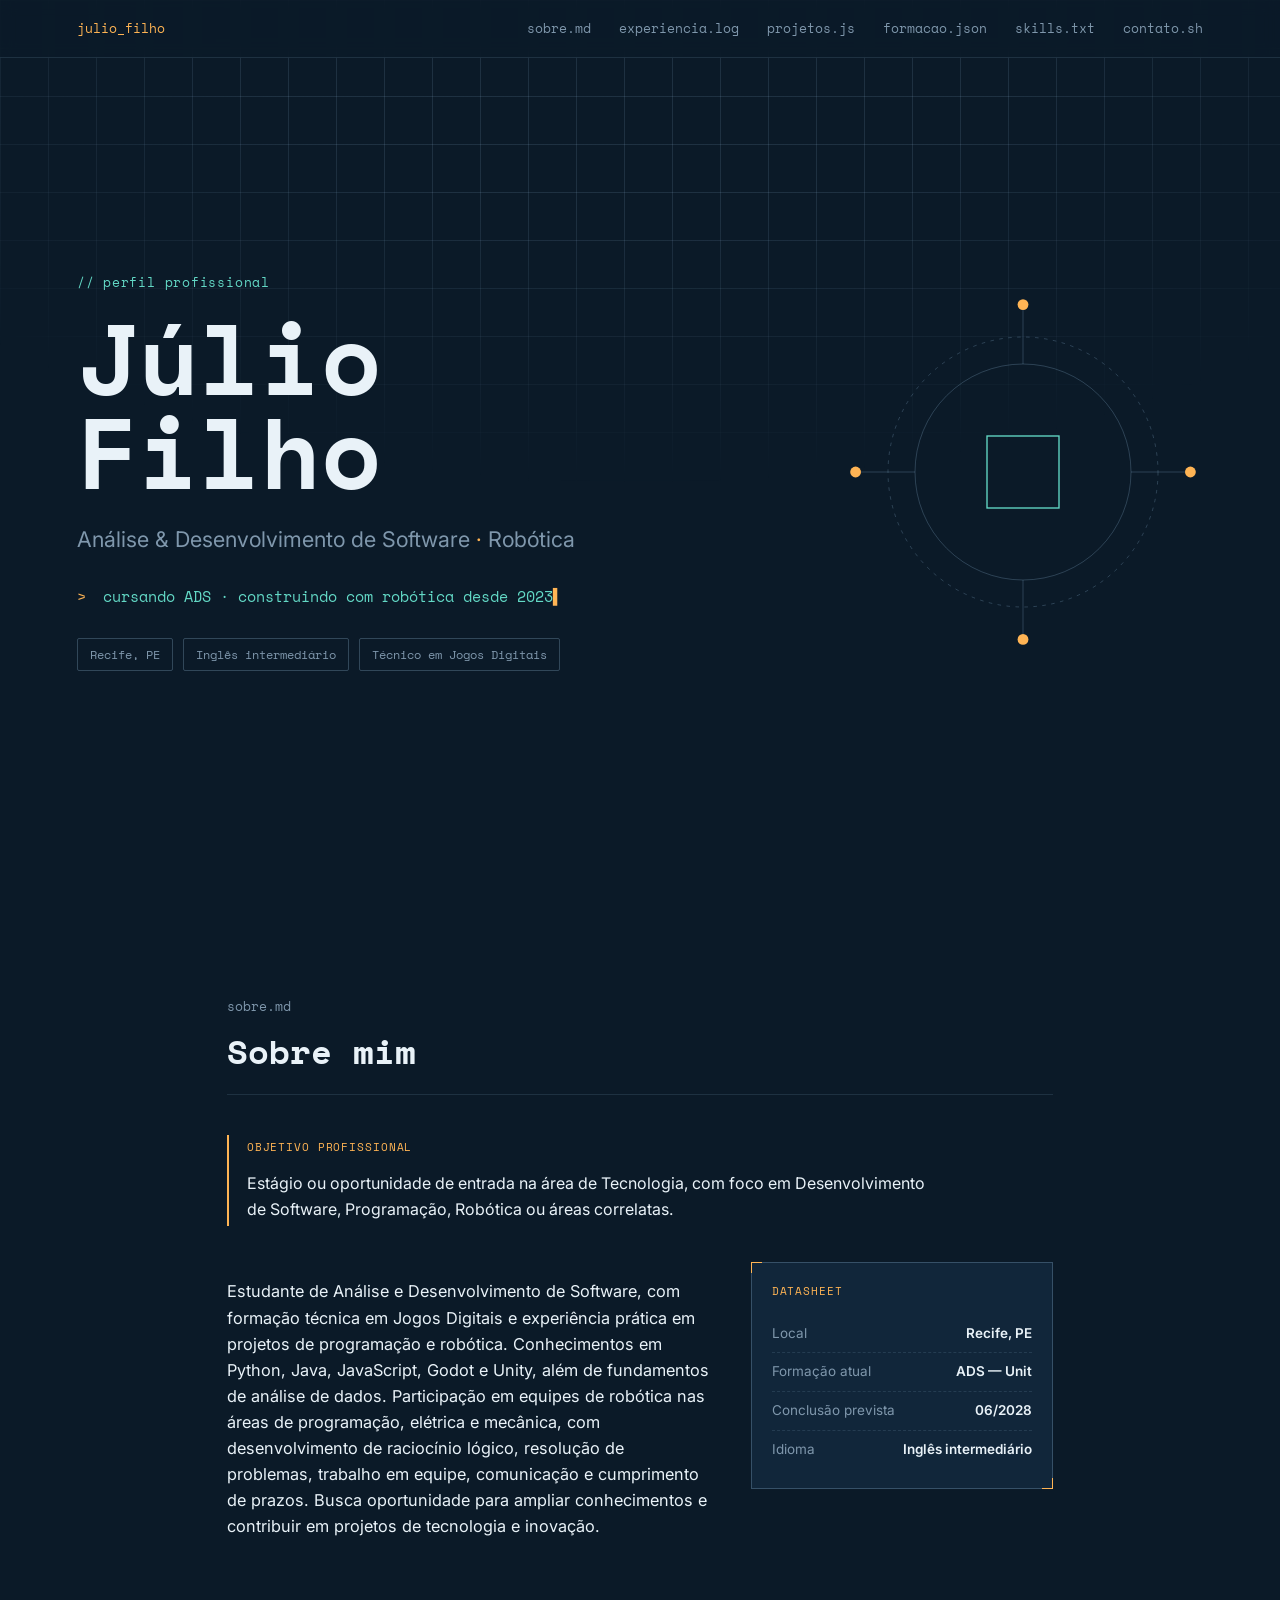
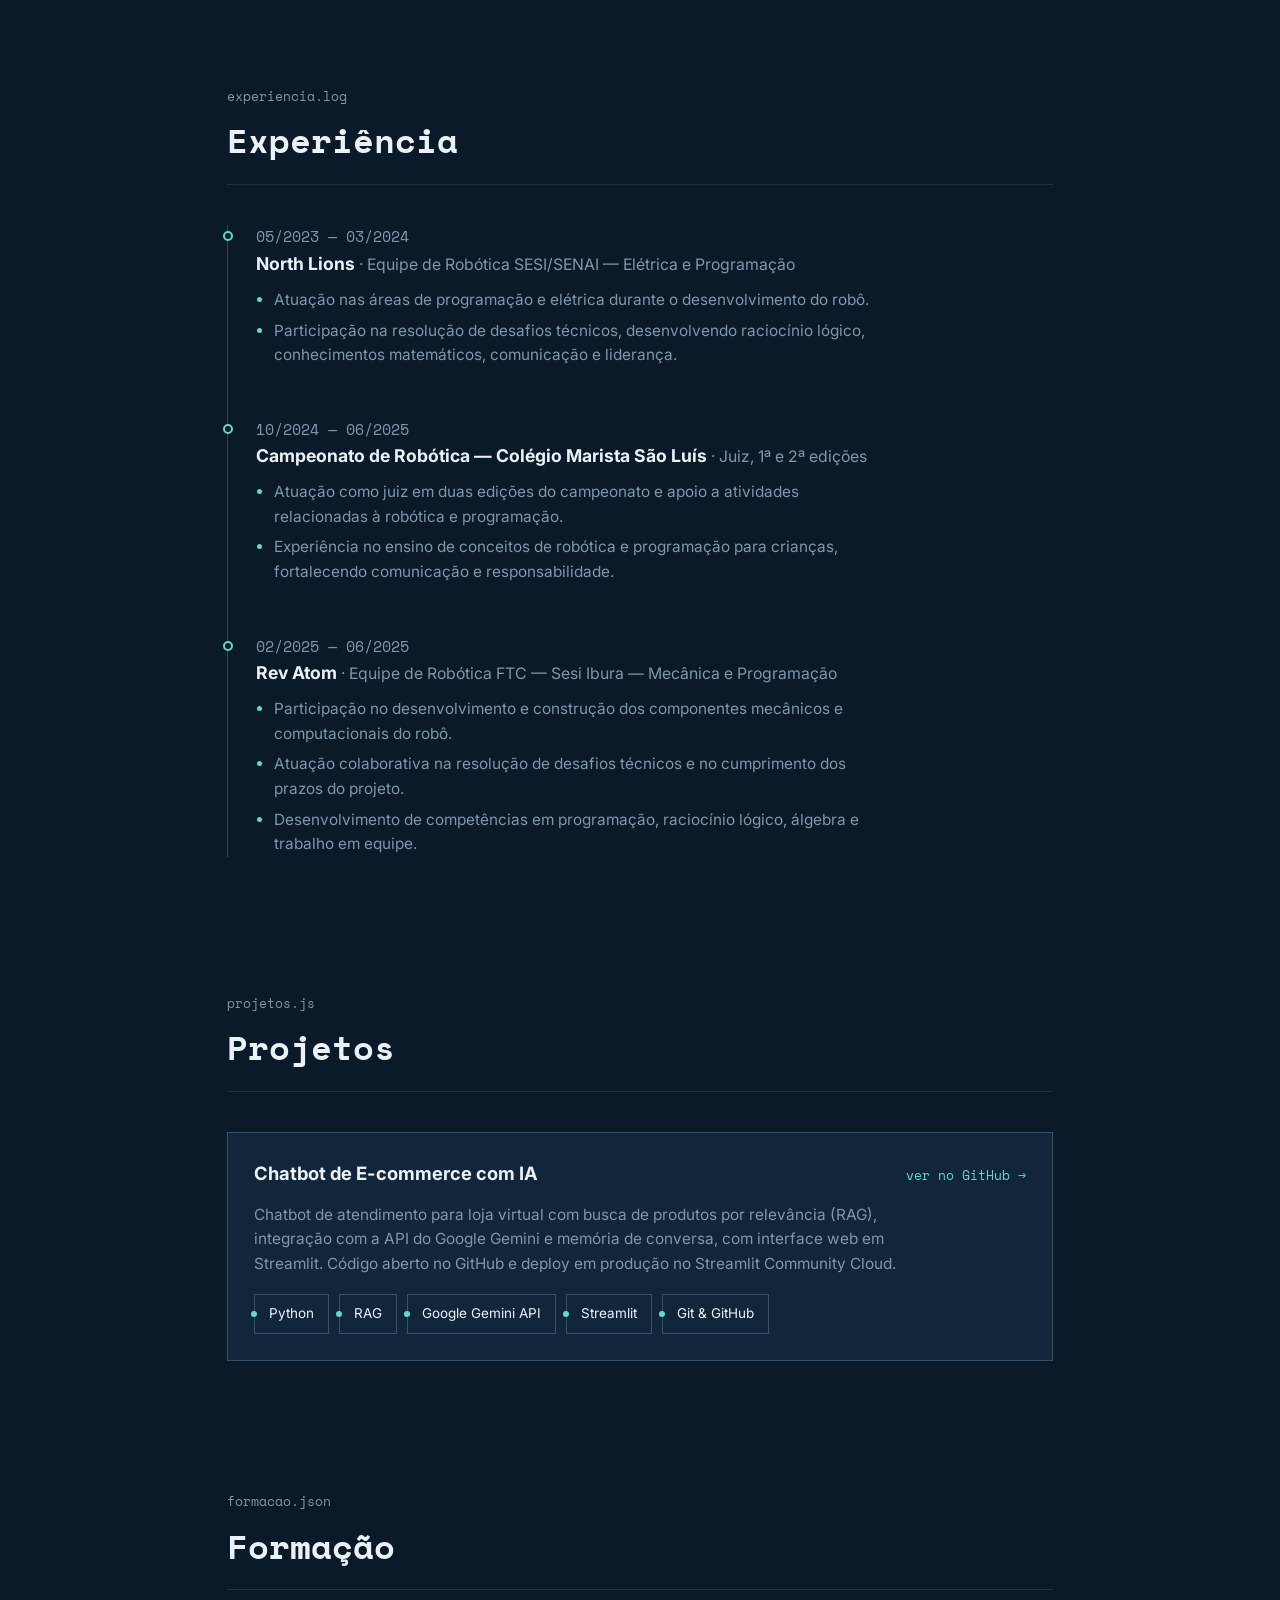
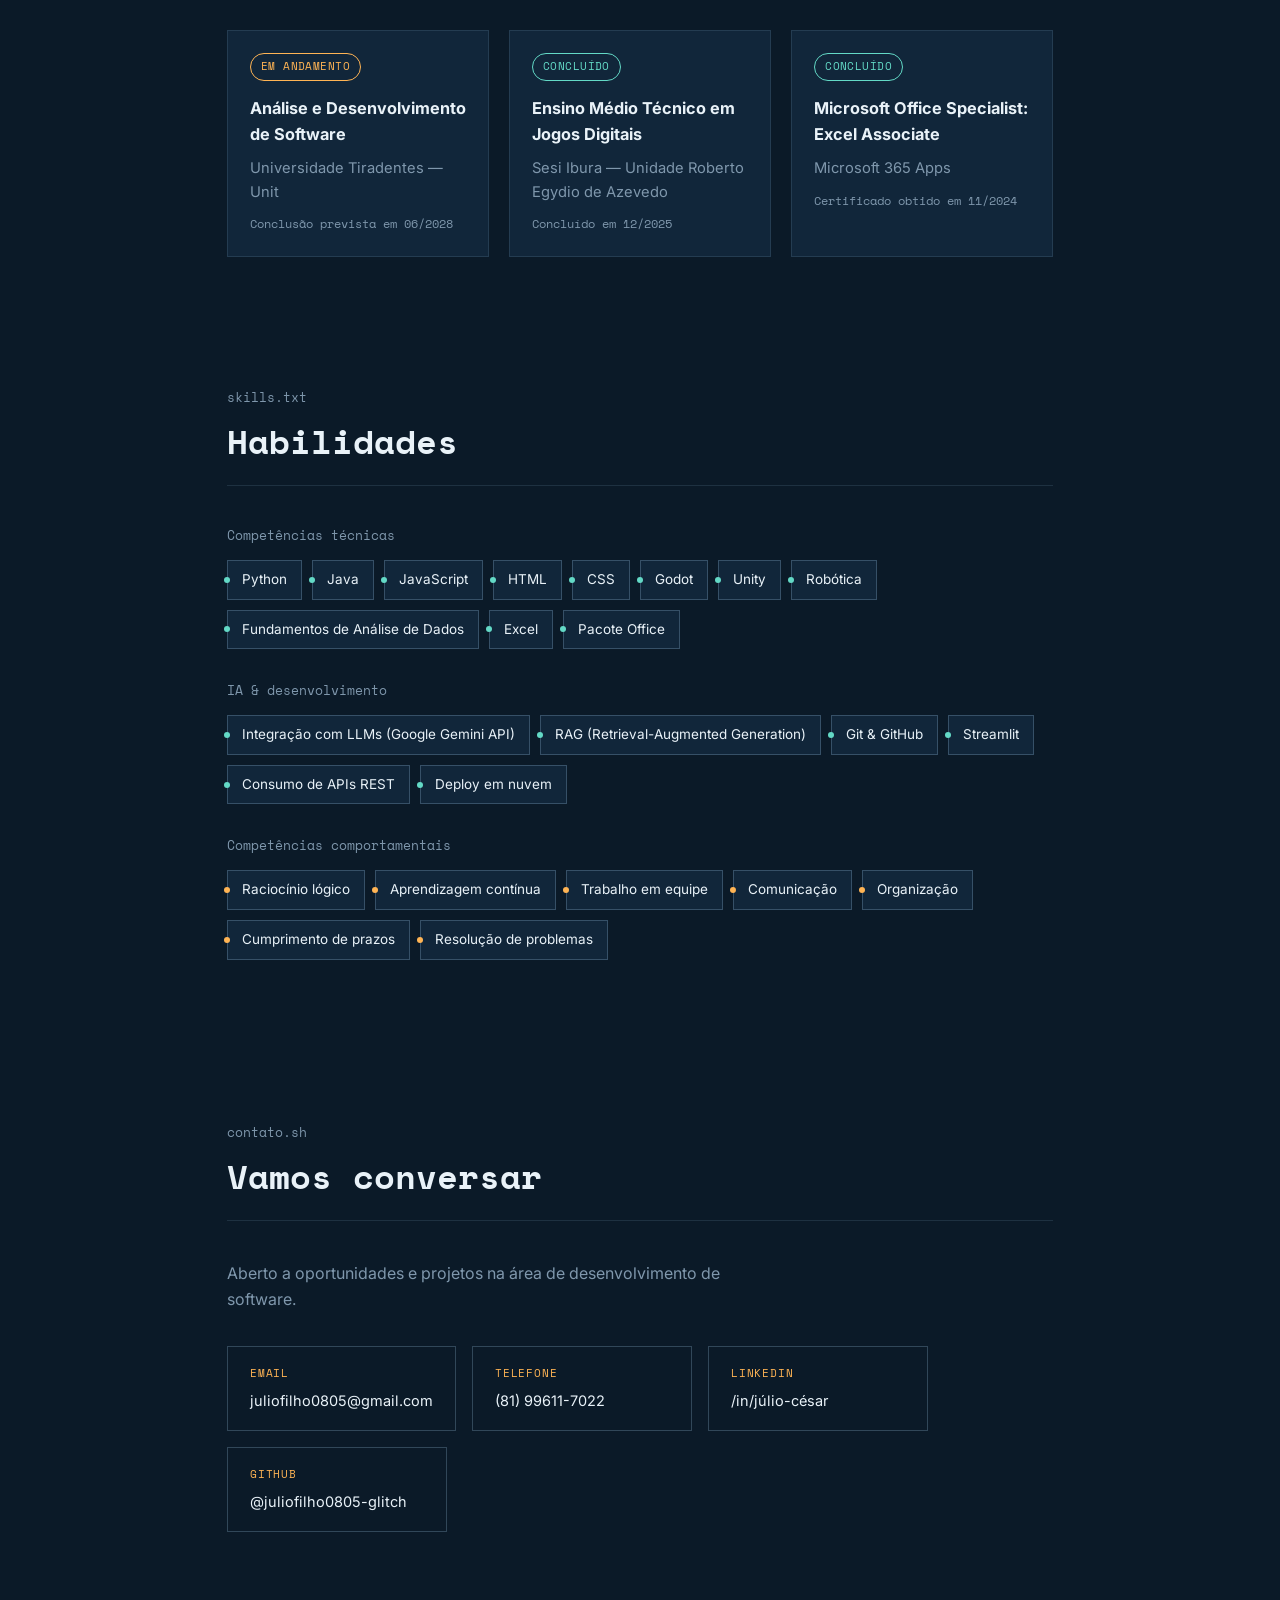
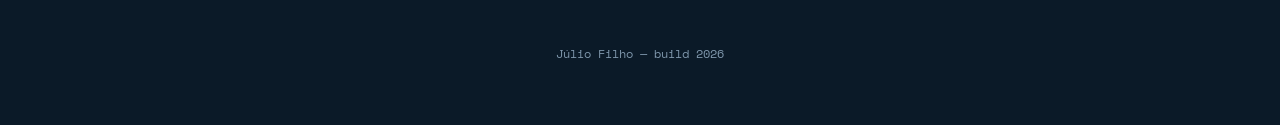
<file: index.html>
<!DOCTYPE html>
<html lang="pt-br">
<head>
<meta charset="UTF-8">
<meta name="viewport" content="width=device-width, initial-scale=1.0">
<title>Júlio Filho — Currículo</title>
<link rel="preconnect" href="https://fonts.googleapis.com">
<link rel="preconnect" href="https://fonts.gstatic.com" crossorigin>
<link href="https://fonts.googleapis.com/css2?family=Space+Mono:wght@400;700&family=Inter:wght@400;500;600;700&display=swap" rel="stylesheet">
<link rel="stylesheet" href="style.css">
</head>
<body>

<div class="grid-overlay" aria-hidden="true"></div>

<nav class="nav">
  <span class="nav-brand">julio_filho</span>
  <div class="nav-links">
    <a href="#sobre">sobre.md</a>
    <a href="#experiencia">experiencia.log</a>
    <a href="#projetos">projetos.js</a>
    <a href="#formacao">formacao.json</a>
    <a href="#habilidades">skills.txt</a>
    <a href="#contato">contato.sh</a>
  </div>
</nav>

<header class="hero" id="topo">
  <div class="hero-inner">
    <p class="eyebrow">// perfil profissional</p>
    <h1 class="hero-name">Júlio<br>Filho</h1>
    <p class="hero-role">Análise &amp; Desenvolvimento de Software <span class="dot">·</span> Robótica</p>
    <div class="terminal-line">
      <span class="prompt">&gt;</span>
      <span class="typed" id="typed-text"></span><span class="cursor">▍</span>
    </div>
    <div class="hero-tags">
      <span class="chip">Recife, PE</span>
      <span class="chip">Inglês intermediário</span>
      <span class="chip">Técnico em Jogos Digitais</span>
    </div>
  </div>
  <svg class="hero-schematic" viewBox="0 0 400 400" aria-hidden="true">
    <circle cx="200" cy="200" r="120" class="s-ring"/>
    <circle cx="200" cy="200" r="150" class="s-ring s-ring-dash"/>
    <line x1="200" y1="80" x2="200" y2="20" class="s-line"/>
    <circle cx="200" cy="14" r="6" class="s-node"/>
    <line x1="320" y1="200" x2="380" y2="200" class="s-line"/>
    <circle cx="386" cy="200" r="6" class="s-node"/>
    <line x1="200" y1="320" x2="200" y2="380" class="s-line"/>
    <circle cx="200" cy="386" r="6" class="s-node"/>
    <line x1="80" y1="200" x2="20" y2="200" class="s-line"/>
    <circle cx="14" cy="200" r="6" class="s-node"/>
    <rect x="160" y="160" width="80" height="80" class="s-core"/>
  </svg>
</header>

<main>

  <section class="section" id="sobre">
    <p class="section-eyebrow">sobre.md</p>
    <h2 class="section-title">Sobre mim</h2>
    <div class="objetivo-box">
      <p class="spec-label">objetivo profissional</p>
      <p>Estágio ou oportunidade de entrada na área de Tecnologia, com foco em Desenvolvimento de Software,
      Programação, Robótica ou áreas correlatas.</p>
    </div>
    <div class="sobre-grid">
      <p class="sobre-text">
        Estudante de Análise e Desenvolvimento de Software, com formação técnica em Jogos Digitais e experiência
        prática em projetos de programação e robótica. Conhecimentos em Python, Java, JavaScript, Godot e Unity,
        além de fundamentos de análise de dados. Participação em equipes de robótica nas áreas de programação,
        elétrica e mecânica, com desenvolvimento de raciocínio lógico, resolução de problemas, trabalho em equipe,
        comunicação e cumprimento de prazos. Busca oportunidade para ampliar conhecimentos e contribuir em
        projetos de tecnologia e inovação.
      </p>
      <div class="spec-card">
        <p class="spec-label">datasheet</p>
        <ul class="spec-list">
          <li><span>Local</span><b>Recife, PE</b></li>
          <li><span>Formação atual</span><b>ADS — Unit</b></li>
          <li><span>Conclusão prevista</span><b>06/2028</b></li>
          <li><span>Idioma</span><b>Inglês intermediário</b></li>
        </ul>
      </div>
    </div>
  </section>

  <section class="section" id="experiencia">
    <p class="section-eyebrow">experiencia.log</p>
    <h2 class="section-title">Experiência</h2>
    <div class="timeline">

      <article class="commit">
        <div class="commit-node"></div>
        <div class="commit-body">
          <p class="commit-date">05/2023 — 03/2024</p>
          <h3>North Lions <span class="role">· Equipe de Robótica SESI/SENAI — Elétrica e Programação</span></h3>
          <ul>
            <li>Atuação nas áreas de programação e elétrica durante o desenvolvimento do robô.</li>
            <li>Participação na resolução de desafios técnicos, desenvolvendo raciocínio lógico, conhecimentos
            matemáticos, comunicação e liderança.</li>
          </ul>
        </div>
      </article>

      <article class="commit">
        <div class="commit-node"></div>
        <div class="commit-body">
          <p class="commit-date">10/2024 — 06/2025</p>
          <h3>Campeonato de Robótica — Colégio Marista São Luís <span class="role">· Juiz, 1ª e 2ª edições</span></h3>
          <ul>
            <li>Atuação como juiz em duas edições do campeonato e apoio a atividades relacionadas à robótica e
            programação.</li>
            <li>Experiência no ensino de conceitos de robótica e programação para crianças, fortalecendo
            comunicação e responsabilidade.</li>
          </ul>
        </div>
      </article>

      <article class="commit">
        <div class="commit-node"></div>
        <div class="commit-body">
          <p class="commit-date">02/2025 — 06/2025</p>
          <h3>Rev Atom <span class="role">· Equipe de Robótica FTC — Sesi Ibura — Mecânica e Programação</span></h3>
          <ul>
            <li>Participação no desenvolvimento e construção dos componentes mecânicos e computacionais do robô.</li>
            <li>Atuação colaborativa na resolução de desafios técnicos e no cumprimento dos prazos do projeto.</li>
            <li>Desenvolvimento de competências em programação, raciocínio lógico, álgebra e trabalho em equipe.</li>
          </ul>
        </div>
      </article>

    </div>
  </section>

  <section class="section" id="projetos">
    <p class="section-eyebrow">projetos.js</p>
    <h2 class="section-title">Projetos</h2>
    <div class="project-card">
      <div class="project-head">
        <h3>Chatbot de E-commerce com IA</h3>
        <a class="project-link" href="https://github.com/JulioFilho-dev/chatbot-ecommerce-gemini" target="_blank" rel="noopener">ver no GitHub →</a>
      </div>
      <p>Chatbot de atendimento para loja virtual com busca de produtos por relevância (RAG), integração com a
      API do Google Gemini e memória de conversa, com interface web em Streamlit. Código aberto no GitHub e
      deploy em produção no Streamlit Community Cloud.</p>
      <div class="chip-row">
        <span class="pin">Python</span>
        <span class="pin">RAG</span>
        <span class="pin">Google Gemini API</span>
        <span class="pin">Streamlit</span>
        <span class="pin">Git &amp; GitHub</span>
      </div>
    </div>
  </section>

  <section class="section" id="formacao">
    <p class="section-eyebrow">formacao.json</p>
    <h2 class="section-title">Formação</h2>
    <div class="cards-row">

      <div class="module-card">
        <span class="badge badge-progress">em andamento</span>
        <h3>Análise e Desenvolvimento de Software</h3>
        <p class="module-org">Universidade Tiradentes — Unit</p>
        <p class="module-meta">Conclusão prevista em 06/2028</p>
      </div>

      <div class="module-card">
        <span class="badge badge-done">concluído</span>
        <h3>Ensino Médio Técnico em Jogos Digitais</h3>
        <p class="module-org">Sesi Ibura — Unidade Roberto Egydio de Azevedo</p>
        <p class="module-meta">Concluído em 12/2025</p>
      </div>

      <div class="module-card">
        <span class="badge badge-done">concluído</span>
        <h3>Microsoft Office Specialist: Excel Associate</h3>
        <p class="module-org">Microsoft 365 Apps</p>
        <p class="module-meta">Certificado obtido em 11/2024</p>
      </div>

    </div>
  </section>

  <section class="section" id="habilidades">
    <p class="section-eyebrow">skills.txt</p>
    <h2 class="section-title">Habilidades</h2>

    <div class="skills-group">
      <p class="skills-label">Competências técnicas</p>
      <div class="chip-row">
        <span class="pin">Python</span>
        <span class="pin">Java</span>
        <span class="pin">JavaScript</span>
        <span class="pin">HTML</span>
        <span class="pin">CSS</span>
        <span class="pin">Godot</span>
        <span class="pin">Unity</span>
        <span class="pin">Robótica</span>
        <span class="pin">Fundamentos de Análise de Dados</span>
        <span class="pin">Excel</span>
        <span class="pin">Pacote Office</span>
      </div>
    </div>

    <div class="skills-group">
      <p class="skills-label">IA &amp; desenvolvimento</p>
      <div class="chip-row">
        <span class="pin">Integração com LLMs (Google Gemini API)</span>
        <span class="pin">RAG (Retrieval-Augmented Generation)</span>
        <span class="pin">Git &amp; GitHub</span>
        <span class="pin">Streamlit</span>
        <span class="pin">Consumo de APIs REST</span>
        <span class="pin">Deploy em nuvem</span>
      </div>
    </div>

    <div class="skills-group">
      <p class="skills-label">Competências comportamentais</p>
      <div class="chip-row">
        <span class="pin pin-alt">Raciocínio lógico</span>
        <span class="pin pin-alt">Aprendizagem contínua</span>
        <span class="pin pin-alt">Trabalho em equipe</span>
        <span class="pin pin-alt">Comunicação</span>
        <span class="pin pin-alt">Organização</span>
        <span class="pin pin-alt">Cumprimento de prazos</span>
        <span class="pin pin-alt">Resolução de problemas</span>
      </div>
    </div>
  </section>

  <section class="section section-contact" id="contato">
    <p class="section-eyebrow">contato.sh</p>
    <h2 class="section-title">Vamos conversar</h2>
    <p class="contact-intro">Aberto a oportunidades e projetos na área de desenvolvimento de software.</p>
    <div class="contact-ports">
      <a class="port" href="mailto:juliofilho0805@gmail.com">
        <span class="port-label">email</span>
        <span class="port-value">juliofilho0805@gmail.com</span>
      </a>
      <a class="port" href="tel:+5581996117022">
        <span class="port-label">telefone</span>
        <span class="port-value">(81) 99611-7022</span>
      </a>
      <a class="port" href="https://www.linkedin.com/in/júlio-césar-6990ab33b" target="_blank" rel="noopener">
        <span class="port-label">linkedin</span>
        <span class="port-value">/in/júlio-césar</span>
      </a>
      <a class="port" href="https://github.com/juliofilho0805-glitch" target="_blank" rel="noopener">
        <span class="port-label">github</span>
        <span class="port-value">@juliofilho0805-glitch</span>
      </a>
    </div>
  </section>

</main>

<footer class="footer">
  <p>Júlio Filho — build 2026</p>
</footer>

<script src="main.js"></script>
</body>
</html>
</file>
<file: style.css>
/* ---------- tokens ---------- */
:root{
  --bg: #0B1A28;
  --bg-panel: #11263A;
  --line: rgba(150, 190, 220, 0.14);
  --line-strong: rgba(150, 190, 220, 0.28);
  --text: #E9F2F8;
  --text-muted: #7F97AC;
  --amber: #FFB454;
  --teal: #63D9C6;
  --radius: 2px;
  --mono: 'Space Mono', monospace;
  --sans: 'Inter', sans-serif;
}

*{ box-sizing: border-box; }

html{ scroll-behavior: smooth; }

body{
  margin:0;
  background: var(--bg);
  color: var(--text);
  font-family: var(--sans);
  line-height: 1.6;
  overflow-x: hidden;
}

a{ color: inherit; text-decoration: none; }

/* blueprint grid background */
.grid-overlay{
  position: fixed;
  inset: 0;
  pointer-events: none;
  z-index: 0;
  background-image:
    linear-gradient(var(--line) 1px, transparent 1px),
    linear-gradient(90deg, var(--line) 1px, transparent 1px);
  background-size: 48px 48px;
  mask-image: radial-gradient(ellipse 80% 60% at 50% 0%, black 40%, transparent 90%);
}

/* ---------- nav ---------- */
.nav{
  position: sticky;
  top:0;
  z-index: 10;
  display:flex;
  justify-content: space-between;
  align-items:center;
  padding: 18px 6vw;
  background: rgba(11,26,40,0.85);
  backdrop-filter: blur(8px);
  border-bottom: 1px solid var(--line);
  font-family: var(--mono);
  font-size: 13px;
}

.nav-brand{ color: var(--amber); }

.nav-links{ display:flex; gap: 28px; }

.nav-links a{
  color: var(--text-muted);
  transition: color .2s ease;
  position: relative;
}
.nav-links a:hover{ color: var(--teal); }
.nav-links a::after{
  content:'';
  position:absolute;
  left:0; bottom:-4px;
  width:0; height:1px;
  background: var(--teal);
  transition: width .25s ease;
}
.nav-links a:hover::after{ width: 100%; }

/* ---------- hero ---------- */
.hero{
  position: relative;
  z-index: 1;
  min-height: 92vh;
  display:flex;
  align-items:center;
  justify-content: space-between;
  padding: 6vh 6vw;
  gap: 40px;
  flex-wrap: wrap;
}

.hero-inner{ max-width: 620px; }

.eyebrow{
  font-family: var(--mono);
  color: var(--teal);
  font-size: 13px;
  letter-spacing: 0.06em;
  margin: 0 0 18px;
}

.hero-name{
  font-family: var(--mono);
  font-weight: 700;
  font-size: clamp(3rem, 9vw, 6.2rem);
  line-height: 0.95;
  margin: 0 0 22px;
  color: var(--text);
}

.hero-role{
  font-size: clamp(1.05rem, 2vw, 1.35rem);
  color: var(--text-muted);
  margin: 0 0 28px;
}

.hero-role .dot{ color: var(--amber); }

.terminal-line{
  font-family: var(--mono);
  font-size: 15px;
  color: var(--teal);
  margin-bottom: 30px;
  min-height: 22px;
}

.prompt{ color: var(--amber); margin-right: 8px; }

.cursor{
  display:inline-block;
  animation: blink 1s step-start infinite;
  color: var(--amber);
}
@keyframes blink{ 50%{ opacity: 0; } }

.hero-tags{ display:flex; gap: 10px; flex-wrap: wrap; }

.chip{
  font-family: var(--mono);
  font-size: 12px;
  padding: 6px 12px;
  border: 1px solid var(--line-strong);
  border-radius: var(--radius);
  color: var(--text-muted);
}

/* hero schematic svg */
.hero-schematic{
  width: min(360px, 34vw);
  min-width: 220px;
  flex-shrink: 0;
}
.s-ring{ fill:none; stroke: var(--line-strong); stroke-width: 1; }
.s-ring-dash{ stroke-dasharray: 4 6; animation: spin 40s linear infinite; transform-origin: 200px 200px; }
@keyframes spin{ to{ transform: rotate(360deg); } }
.s-line{ stroke: var(--line-strong); stroke-width: 1; }
.s-node{ fill: var(--amber); }
.s-core{ fill: none; stroke: var(--teal); stroke-width: 1.5; }

/* ---------- sections ---------- */
main{ position: relative; z-index: 1; }

.section{
  max-width: 980px;
  margin: 0 auto;
  padding: 110px 6vw 20px;
  opacity: 0;
  transform: translateY(16px);
  transition: opacity .6s ease, transform .6s ease;
}
.section.in-view{ opacity: 1; transform: none; }

.section-eyebrow{
  font-family: var(--mono);
  color: var(--text-muted);
  font-size: 13px;
  margin: 0 0 8px;
}

.section-title{
  font-family: var(--mono);
  font-size: clamp(1.6rem, 3vw, 2.1rem);
  margin: 0 0 40px;
  padding-bottom: 16px;
  border-bottom: 1px solid var(--line);
}

/* sobre */
.objetivo-box{
  border-left: 2px solid var(--amber);
  padding: 4px 0 4px 18px;
  margin-bottom: 36px;
}
.objetivo-box p:last-child{
  margin: 4px 0 0;
  color: var(--text);
  font-size: 1rem;
  max-width: 680px;
}
.sobre-grid{
  display:grid;
  grid-template-columns: 1.6fr 1fr;
  gap: 40px;
  align-items: start;
}
@media (max-width: 760px){ .sobre-grid{ grid-template-columns: 1fr; } }

.sobre-text{ color: var(--text); font-size: 1.02rem; }

.spec-card{
  border: 1px solid var(--line-strong);
  padding: 20px;
  position: relative;
  background: var(--bg-panel);
}
.spec-card::before, .spec-card::after{
  content:'';
  position:absolute;
  width: 10px; height: 10px;
  border: 1px solid var(--amber);
}
.spec-card::before{ top:-1px; left:-1px; border-right:none; border-bottom:none; }
.spec-card::after{ bottom:-1px; right:-1px; border-left:none; border-top:none; }

.spec-label{
  font-family: var(--mono);
  font-size: 11px;
  color: var(--amber);
  margin: 0 0 14px;
  text-transform: uppercase;
  letter-spacing: 0.08em;
}

.spec-list{ list-style:none; margin:0; padding:0; }
.spec-list li{
  display:flex;
  justify-content: space-between;
  gap: 12px;
  padding: 8px 0;
  border-bottom: 1px dashed var(--line);
  font-size: 13.5px;
}
.spec-list li:last-child{ border-bottom:none; }
.spec-list span{ color: var(--text-muted); }
.spec-list b{ font-weight: 600; text-align: right; }

/* timeline / experiencia */
.timeline{
  position: relative;
  padding-left: 28px;
  border-left: 1px solid var(--line-strong);
}

.commit{ position: relative; padding-bottom: 44px; }
.commit:last-child{ padding-bottom: 0; }

.commit-node{
  position: absolute;
  left: -33px;
  top: 6px;
  width: 10px; height: 10px;
  border-radius: 50%;
  background: var(--bg);
  border: 2px solid var(--teal);
}

.commit-date{
  font-family: var(--mono);
  color: var(--amber);
  font-size: 12.5px;
  margin: 0 0 6px;
}

.commit h3{
  margin: 0 0 10px;
  font-size: 1.1rem;
  font-family: var(--sans);
  font-weight: 700;
}
.commit .role{ color: var(--text-muted); font-weight: 400; font-size: 0.9em; }

.commit p{ margin:0; color: var(--text-muted); font-size: 0.96rem; max-width: 620px; }

.commit ul{
  margin: 0;
  padding-left: 18px;
  max-width: 620px;
  color: var(--text-muted);
  font-size: 0.96rem;
}
.commit ul li{ margin-bottom: 6px; }
.commit ul li::marker{ color: var(--teal); }

/* formacao */
.cards-row{
  display:grid;
  grid-template-columns: repeat(3, 1fr);
  gap: 20px;
}
@media (max-width: 820px){ .cards-row{ grid-template-columns: 1fr; } }

.module-card{
  border: 1px solid var(--line);
  background: var(--bg-panel);
  padding: 22px;
  display:flex;
  flex-direction: column;
  gap: 10px;
}

.badge{
  align-self: flex-start;
  font-family: var(--mono);
  font-size: 11px;
  padding: 4px 10px;
  border-radius: 20px;
  text-transform: uppercase;
  letter-spacing: 0.04em;
}
.badge-progress{ color: var(--amber); border: 1px solid var(--amber); }
.badge-done{ color: var(--teal); border: 1px solid var(--teal); }

.module-card h3{ margin: 4px 0 0; font-size: 1.02rem; }
.module-org{ margin:0; color: var(--text-muted); font-size: 0.92rem; }
.module-meta{ margin:0; font-family: var(--mono); font-size: 12px; color: var(--text-muted); }

/* projetos */
.project-card{
  border: 1px solid var(--line-strong);
  background: var(--bg-panel);
  padding: 26px;
}
.project-head{
  display:flex;
  justify-content: space-between;
  align-items: baseline;
  flex-wrap: wrap;
  gap: 10px;
  margin-bottom: 14px;
}
.project-head h3{ margin:0; font-size: 1.15rem; }
.project-link{
  font-family: var(--mono);
  font-size: 12.5px;
  color: var(--teal);
  white-space: nowrap;
  transition: color .2s ease;
}
.project-link:hover{ color: var(--amber); }
.project-card p{ color: var(--text-muted); margin: 0 0 18px; font-size: 0.96rem; max-width: 680px; }

/* habilidades */
.skills-group{ margin-bottom: 32px; }
.skills-label{
  font-family: var(--mono);
  color: var(--text-muted);
  font-size: 12.5px;
  margin: 0 0 14px;
}
.chip-row{ display:flex; flex-wrap: wrap; gap: 10px; }

.pin{
  font-size: 13.5px;
  padding: 8px 14px;
  border: 1px solid var(--line-strong);
  background: var(--bg-panel);
  position: relative;
}
.pin::before{
  content:'';
  position:absolute;
  left:-4px; top:50%;
  transform: translateY(-50%);
  width:6px; height:6px;
  border-radius:50%;
  background: var(--teal);
}
.pin-alt::before{ background: var(--amber); }

/* contato */
.section-contact{ padding-bottom: 60px; }
.contact-intro{ color: var(--text-muted); margin-bottom: 34px; max-width: 520px; }

.contact-ports{ display:flex; flex-wrap: wrap; gap: 16px; }

.port{
  display:flex;
  flex-direction: column;
  gap: 6px;
  padding: 18px 22px;
  border: 1px solid var(--line-strong);
  min-width: 220px;
  transition: border-color .2s ease, transform .2s ease;
}
.port:hover{ border-color: var(--teal); transform: translateY(-3px); }

.port-label{
  font-family: var(--mono);
  font-size: 11px;
  color: var(--amber);
  text-transform: uppercase;
  letter-spacing: 0.08em;
}
.port-value{ font-size: 14.5px; }

/* footer */
.footer{
  position: relative;
  z-index: 1;
  text-align: center;
  padding: 40px 20px 50px;
  font-family: var(--mono);
  color: var(--text-muted);
  font-size: 12px;
}

/* reduced motion */
@media (prefers-reduced-motion: reduce){
  html{ scroll-behavior: auto; }
  .s-ring-dash{ animation: none; }
  .cursor{ animation: none; }
  .section{ transition: none; opacity: 1; transform: none; }
}
</file>
